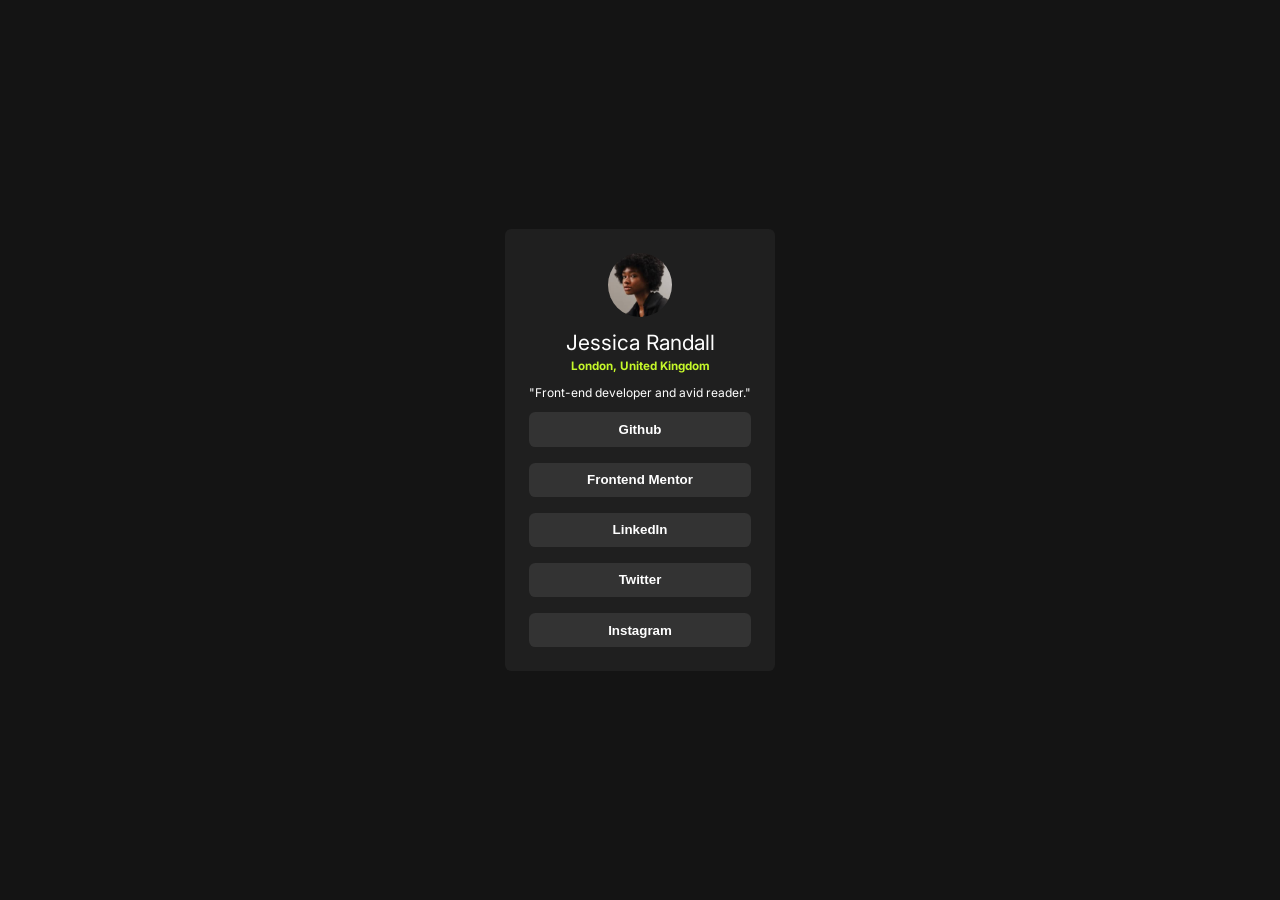
<file: index.html>
<!DOCTYPE html>
<html lang="en">
<head>
  <meta charset="UTF-8">
  <meta name="viewport" content="width=device-width, initial-scale=1.0"> <!-- displays site properly based on user's device -->

  <link rel="icon" type="image/png" sizes="32x32" href="./assets/images/favicon-32x32.png">
  <link rel="stylesheet" href="./social-links-profile-main/style.css">
  <title>Frontend Mentor | Social links profile</title>


</head>
<body>
  <main>
      <article class="social-link-card">
        
        <div class="personal-info">
          <img src="./social-links-profile-main/assets/images/avatar-jessica.jpeg" alt="profile picture" id="profile-pic">
          <h1>Jessica Randall</h1>
           <h5 id="address-para">London, United Kingdom</h2>
        </div>
        <p id="designation">"Front-end developer and avid reader."</p>
        <div class="social-links">
          <button class="links">Github</button>
          <button class="links">Frontend Mentor</button>
          <button class="links">LinkedIn</button>
          <button class="links">Twitter</button>
          <button class="links">Instagram</button>
        </div>
      </article>
  </main>
</body>
</html>
</file>
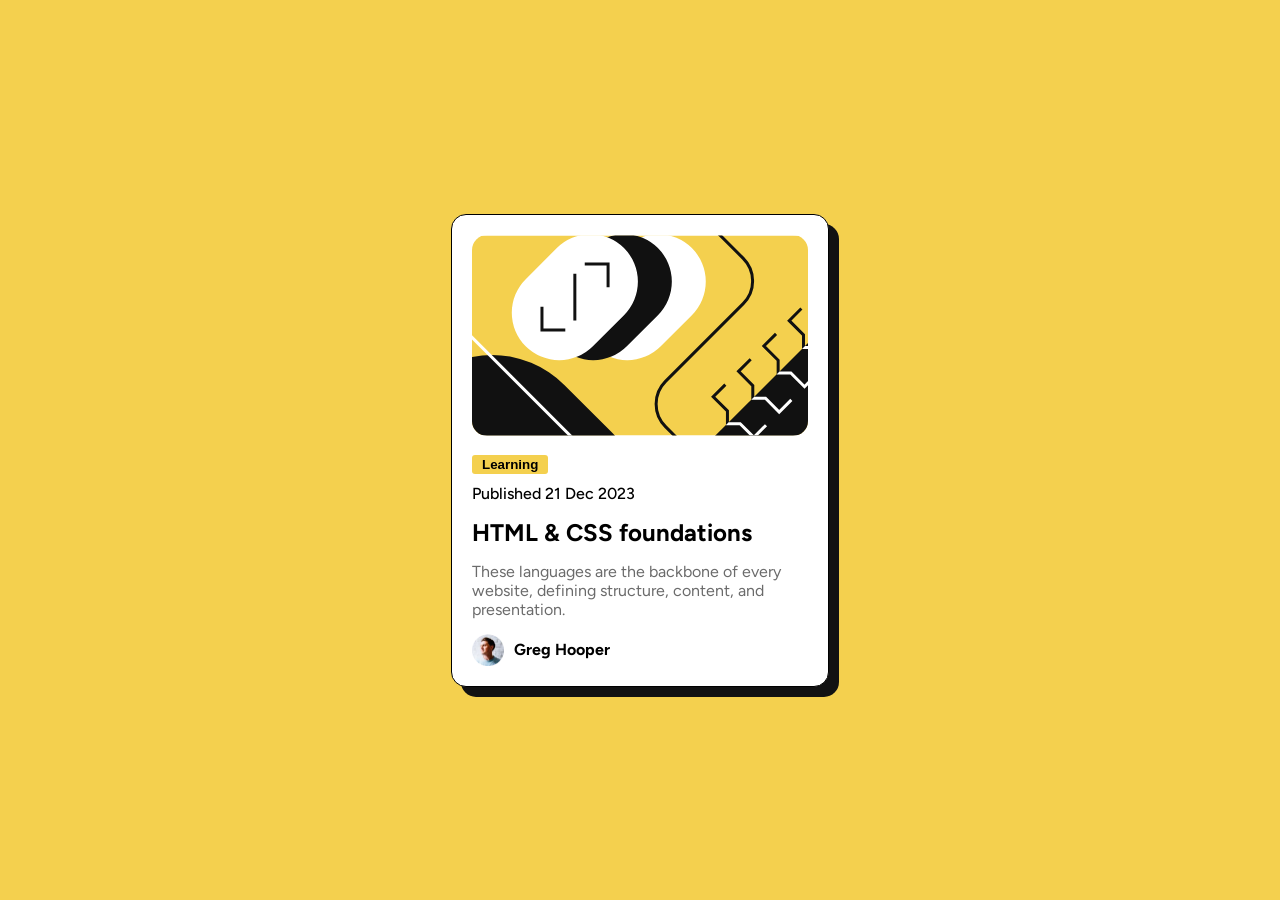
<file: blog-preview-card-main/index.html>
<!DOCTYPE html>
<html lang="en">
<head>
  <meta charset="UTF-8">
  <meta name="viewport" content="width=device-width, initial-scale=1.0"> <!-- displays site properly based on user's device -->

  <link rel="icon" type="image/png" sizes="32x32" href="./assets/images/favicon-32x32.png">
  <link rel="stylesheet" href="./style.css">
  
  <title>Frontend Mentor | Blog preview card</title>

</head>
<body>
  <main>
    <div class="card-container">
      <article class="card">
        <img src="./assets/images/illustration-article.svg" alt="Illustrative art" id="illustrative-art">
        
        <button class="learning"><strong>Learning</strong></button>
        <p class="publish">Published 21 Dec 2023</p>
        <h1>HTML & CSS foundations</h1>
        <p class="content">These languages are the backbone of every website, defining structure, content, and presentation.</p>
        <div class="author">
          <img src="./assets/images/image-avatar.webp" alt="profile pic of a man" id = "avatar">
          <h4>Greg Hooper</h4>
        </div>
      </article>
    </div>
    
  </main>

</body>
</html>
</file>
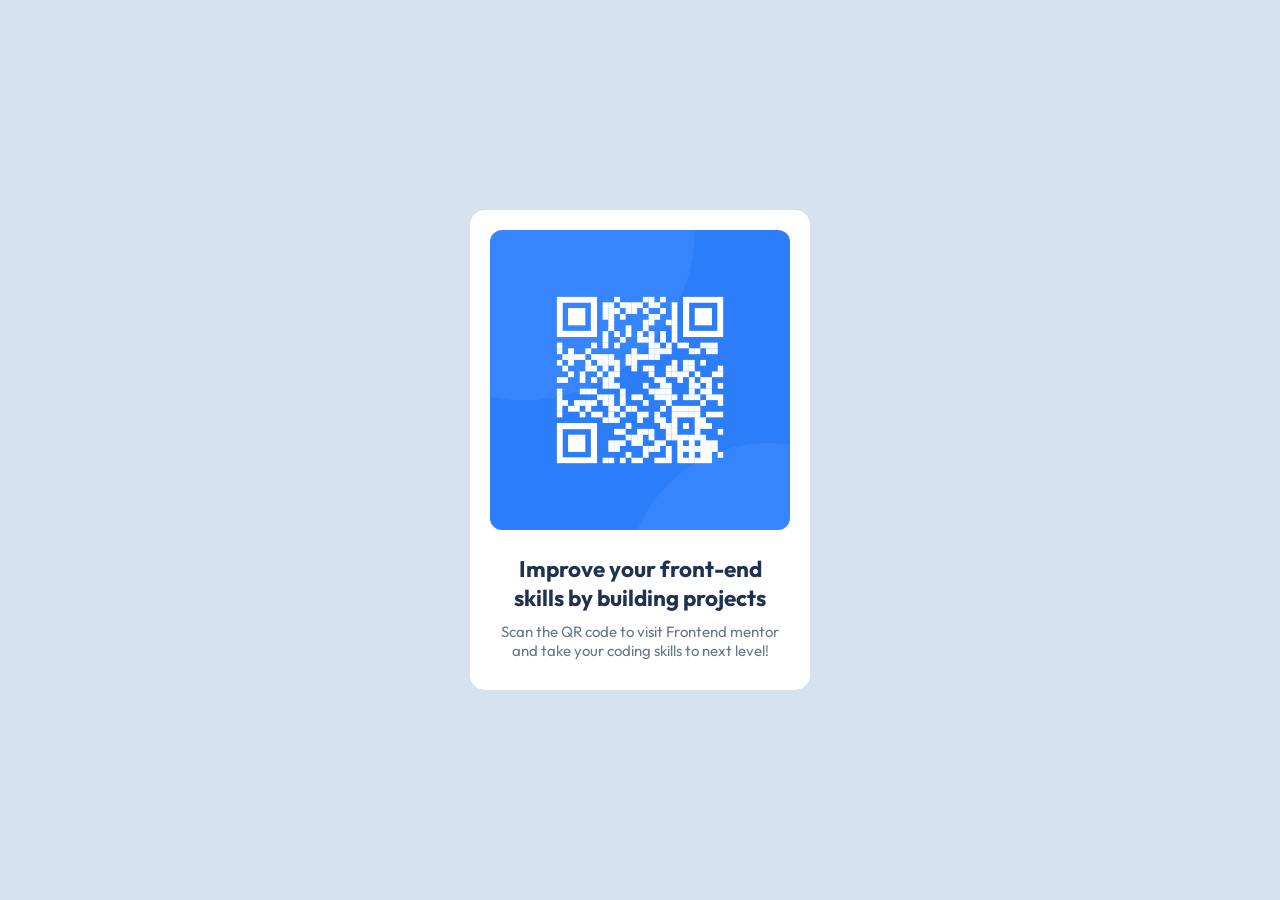
<file: docs/index.html>
<!DOCTYPE html>
<html lang="en">
<head>
  <meta charset="UTF-8">
  <meta name="viewport" content="width=device-width, initial-scale=1.0"> <!-- displays site properly based on user's device -->

  <link rel="icon" type="image/png" sizes="32x32" href="./images/favicon-32x32.png">
  <link rel="stylesheet" href="./styles.css">
  
  <title>Frontend Mentor | QR code component</title>
</head>

<body>
  <div class="main-container">
    <div class="card">
      <img src="./images/image-qr-code.png" alt="qr-code-scan" id="qr-code-img">
      <div class="text">
        <h2>Improve your front-end skills by building projects</h2>
        <p>Scan the QR code to visit Frontend mentor and take your coding skills to next level!</p>
      </div>
    </div>
  </div>

</body>
</html>
</file>
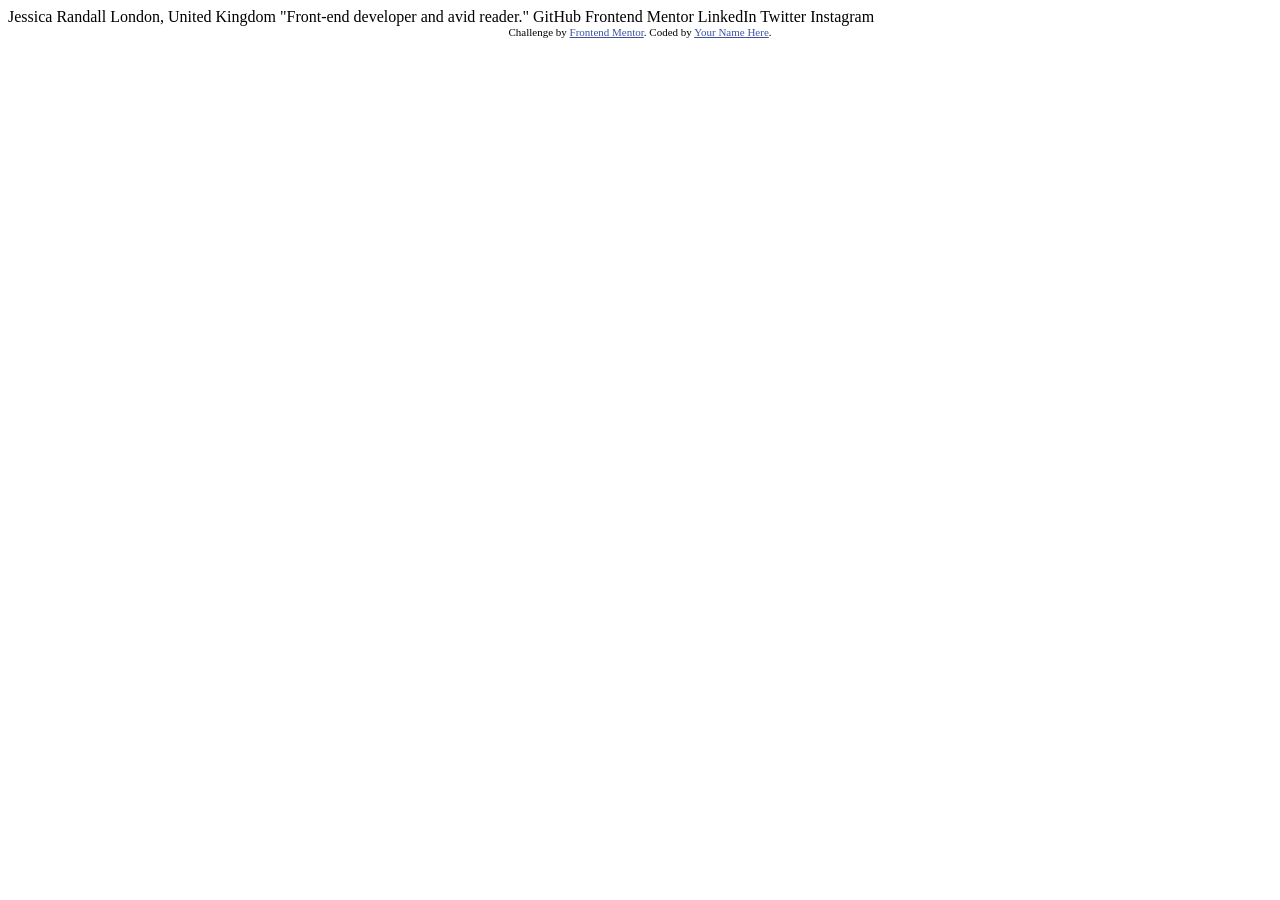
<file: social-links-profile-main/index.html>
<!DOCTYPE html>
<html lang="en">
<head>
  <meta charset="UTF-8">
  <meta name="viewport" content="width=device-width, initial-scale=1.0"> <!-- displays site properly based on user's device -->

  <link rel="icon" type="image/png" sizes="32x32" href="./assets/images/favicon-32x32.png">
  
  <title>Frontend Mentor | Social links profile</title>

  <!-- Feel free to remove these styles or customise in your own stylesheet 👍 -->
  <style>
    .attribution { font-size: 11px; text-align: center; }
    .attribution a { color: hsl(228, 45%, 44%); }
  </style>
</head>
<body>

  Jessica Randall
  London, United Kingdom
  "Front-end developer and avid reader."

  GitHub
  Frontend Mentor
  LinkedIn
  Twitter
  Instagram
  
  <div class="attribution">
    Challenge by <a href="https://www.frontendmentor.io?ref=challenge" target="_blank">Frontend Mentor</a>. 
    Coded by <a href="#">Your Name Here</a>.
  </div>
</body>
</html>
</file>
<file: social-links-profile-main/style.css>
@import url('https://fonts.googleapis.com/css2?family=Figtree:ital,wght@0,300..900;1,300..900&family=Inter:ital,opsz,wght@0,14..32,100..900;1,14..32,100..900&family=MedievalSharp&family=Outfit:wght@100..900&display=swap');
* {
    padding: 0;
    margin: 0;
}

body {
    display: flex;
    flex-direction: column;
    min-height: 100svh;
    font-family: 'Inter', sans-serif;
    font-size: 14px;
}

main {
    flex-grow: 1;
    display: flex;
    justify-content: center;
    align-items: center;
    background-color: hsl(0, 0%, 8%);
}

h1{
    color: hsl(0, 0%, 100%);
    font-weight: 400;
}


.social-link-card{
    padding: 1.5rem;
    background-color: hsl(0, 0%, 12%); 
    border-radius: 0.4rem; 

}

#profile-pic{
    width: 4rem;
    height: 4rem;
    border-radius: 50%;
    margin-bottom: 0.8rem;
}



.personal-info{
    display: flex;
    flex-direction: column;
    align-items: center;
}

#address-para{
    margin-top: 0.3rem;
    margin-bottom: 0.7rem;
    color: hsl(75, 94%, 57%);
}

#designation{
    text-align: center;
    margin-bottom: 0.8rem;
    color: hsl(0, 0%, 100%);
    font-weight: 400;
    font-size: 12px;
}
.social-links{
    display: flex;
    flex-direction: column;
    gap: 1rem;
}

.social-links .links{
    border: none;
    padding: 0.6rem 0.4rem 0.6rem 0.4rem;
    border-radius: 0.4rem;
    font-weight: 600;
    color: hsl(0, 0%, 100%);
    background-color: hsl(0, 0%, 20%);
}

.social-links .links:hover{
    cursor: pointer;
    background-color: hsl(75, 94%, 57%);
}
</file>
<file: blog-preview-card-main/style.css>
@import url('https://fonts.googleapis.com/css2?family=Figtree:ital,wght@0,300..900;1,300..900&family=MedievalSharp&family=Outfit:wght@100..900&display=swap');
*{
    margin: 0;
    padding: 0;
}


body {
    height: 100svh;
    width: 100svw;
    font-family: "Figtree", sans-serif;
    font-weight: 500, 600;
}

main {
    height: 100%;
    width: 100%;
    display: flex;
    justify-content: center;
    align-items: center;
    background-color: hsl(47, 88%, 63%);
}

p {
    font-size: 16px;
}

.card {
    border: 1px solid black;
    padding: 20px;
    margin: 5px;

    border-radius: 15px;
    box-shadow: 10px 10px hsl(0, 0%, 7%);
    background-color: hsl(0, 0%, 100%);
}

#illustrative-art{
    border-radius: 15px;
}

h1 {
    margin-top: 15px;
}

h1:hover{
    color: hsl(47, 88%, 63%);
    cursor: pointer;
}

.learning {
    background-color: hsl(47, 88%, 63%);
    display: block;
    padding: 2px 10px 2px 10px;
    border: none;
    margin-top: 15px;
    font-weight: 600;
    border-radius: 3px;
}

.publish {
    margin-top: 10px;
    font-weight: 500;
}

.content{
    margin-top: 15px;
    width: 32ch;
    color: hsl(0, 0%, 42%);
}

.author {
    margin-top: 15px;
    display: flex;
    align-items: center;
    gap: 10px;
}

.author #avatar {
    height: 2rem;
}
</file>
<file: docs/styles.css>
@import url('https://fonts.googleapis.com/css2?family=MedievalSharp&family=Outfit:wght@100..900&display=swap');

*{
    margin: 0;
    padding: 0;
}

body{
    background-color: hsl(212, 45%, 89%);
    font-size: 15px;
}

.main-container{
    height: 100svh;
    display: flex;
    justify-content: center;
    align-items: center;
}

.card{
    font-family: "Outfit", sans-serif;
    width: 300px;
    background-color: hsl(0, 0%, 100%);
    padding: 20px;
    border-radius: 15px;
    text-align: center;
}


img{
    width: 100%;
    border-radius: 12px;
}

.card .text{
    padding: 10px;
}

.text h2{
    color: hsl(218, 44%, 22%);
    padding: 10px;
}

.text p {
    color: hsl(216, 15%, 48%);
}
</file>
